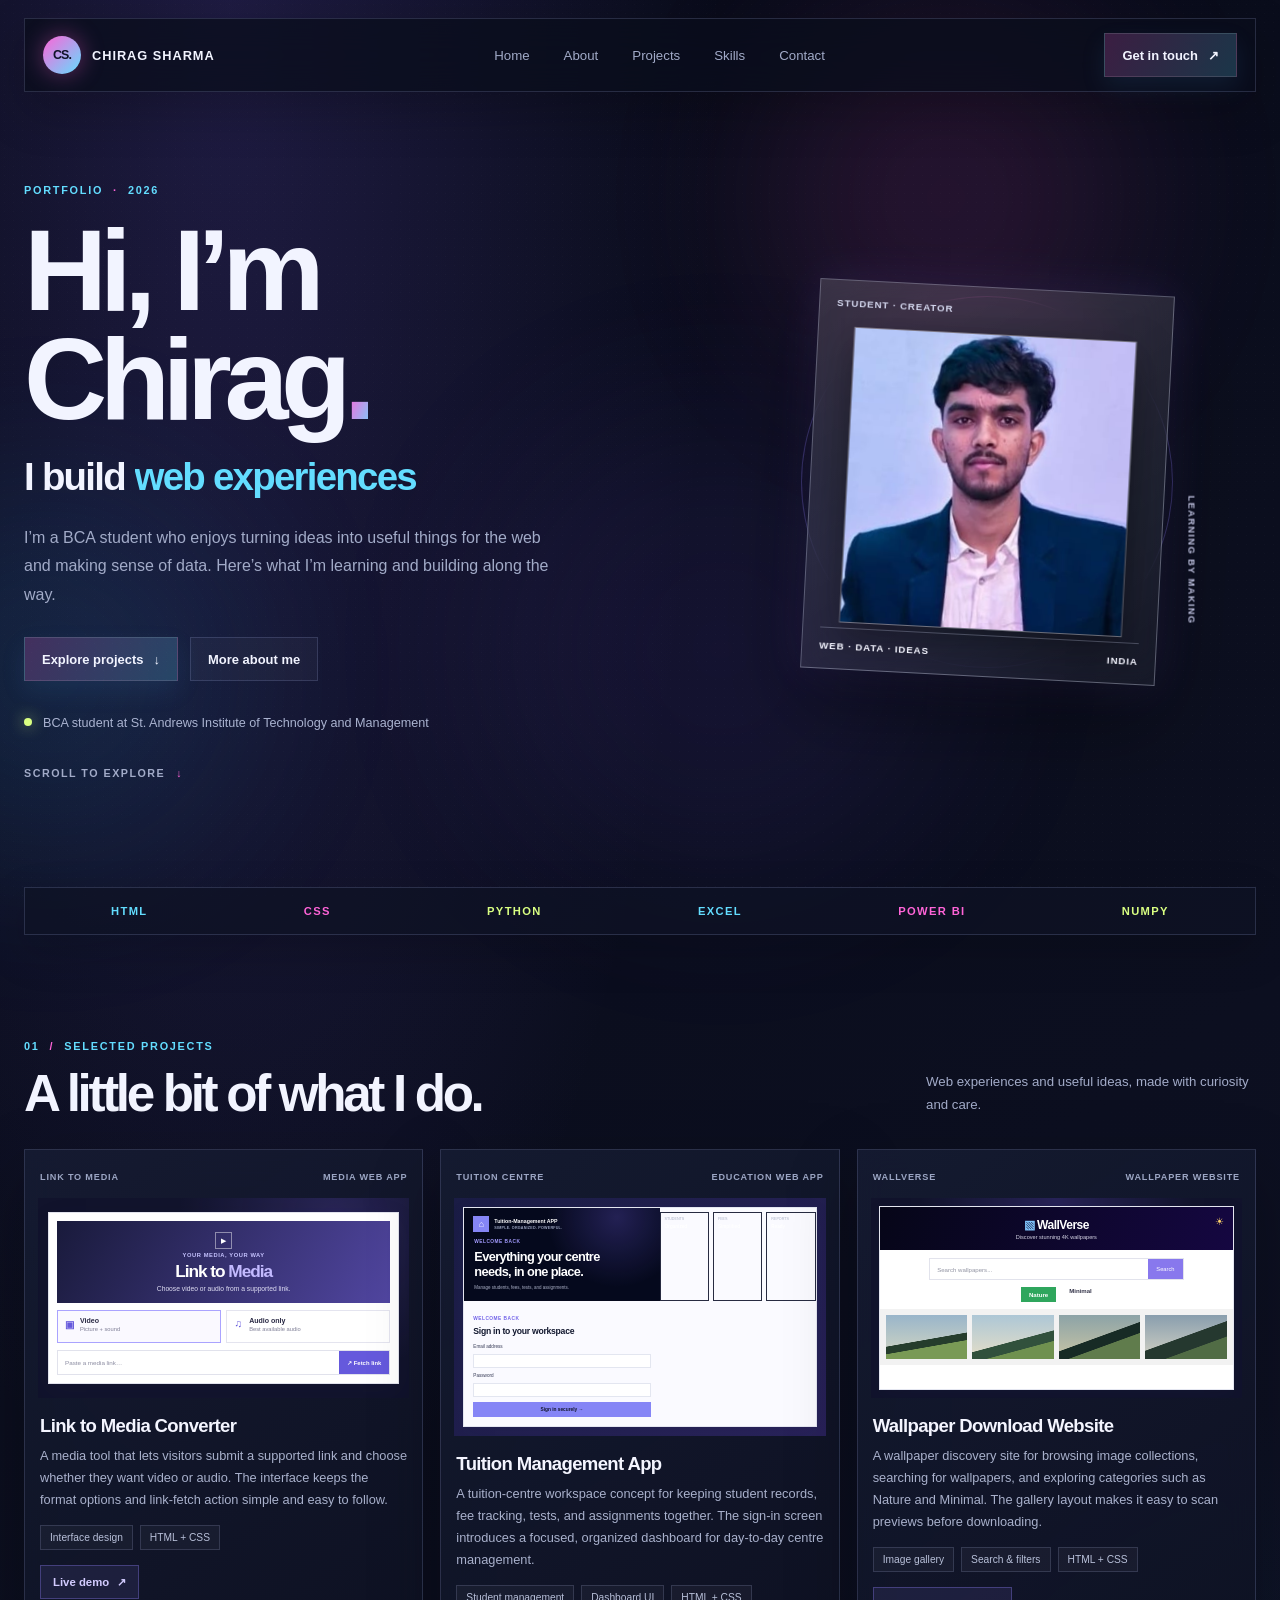
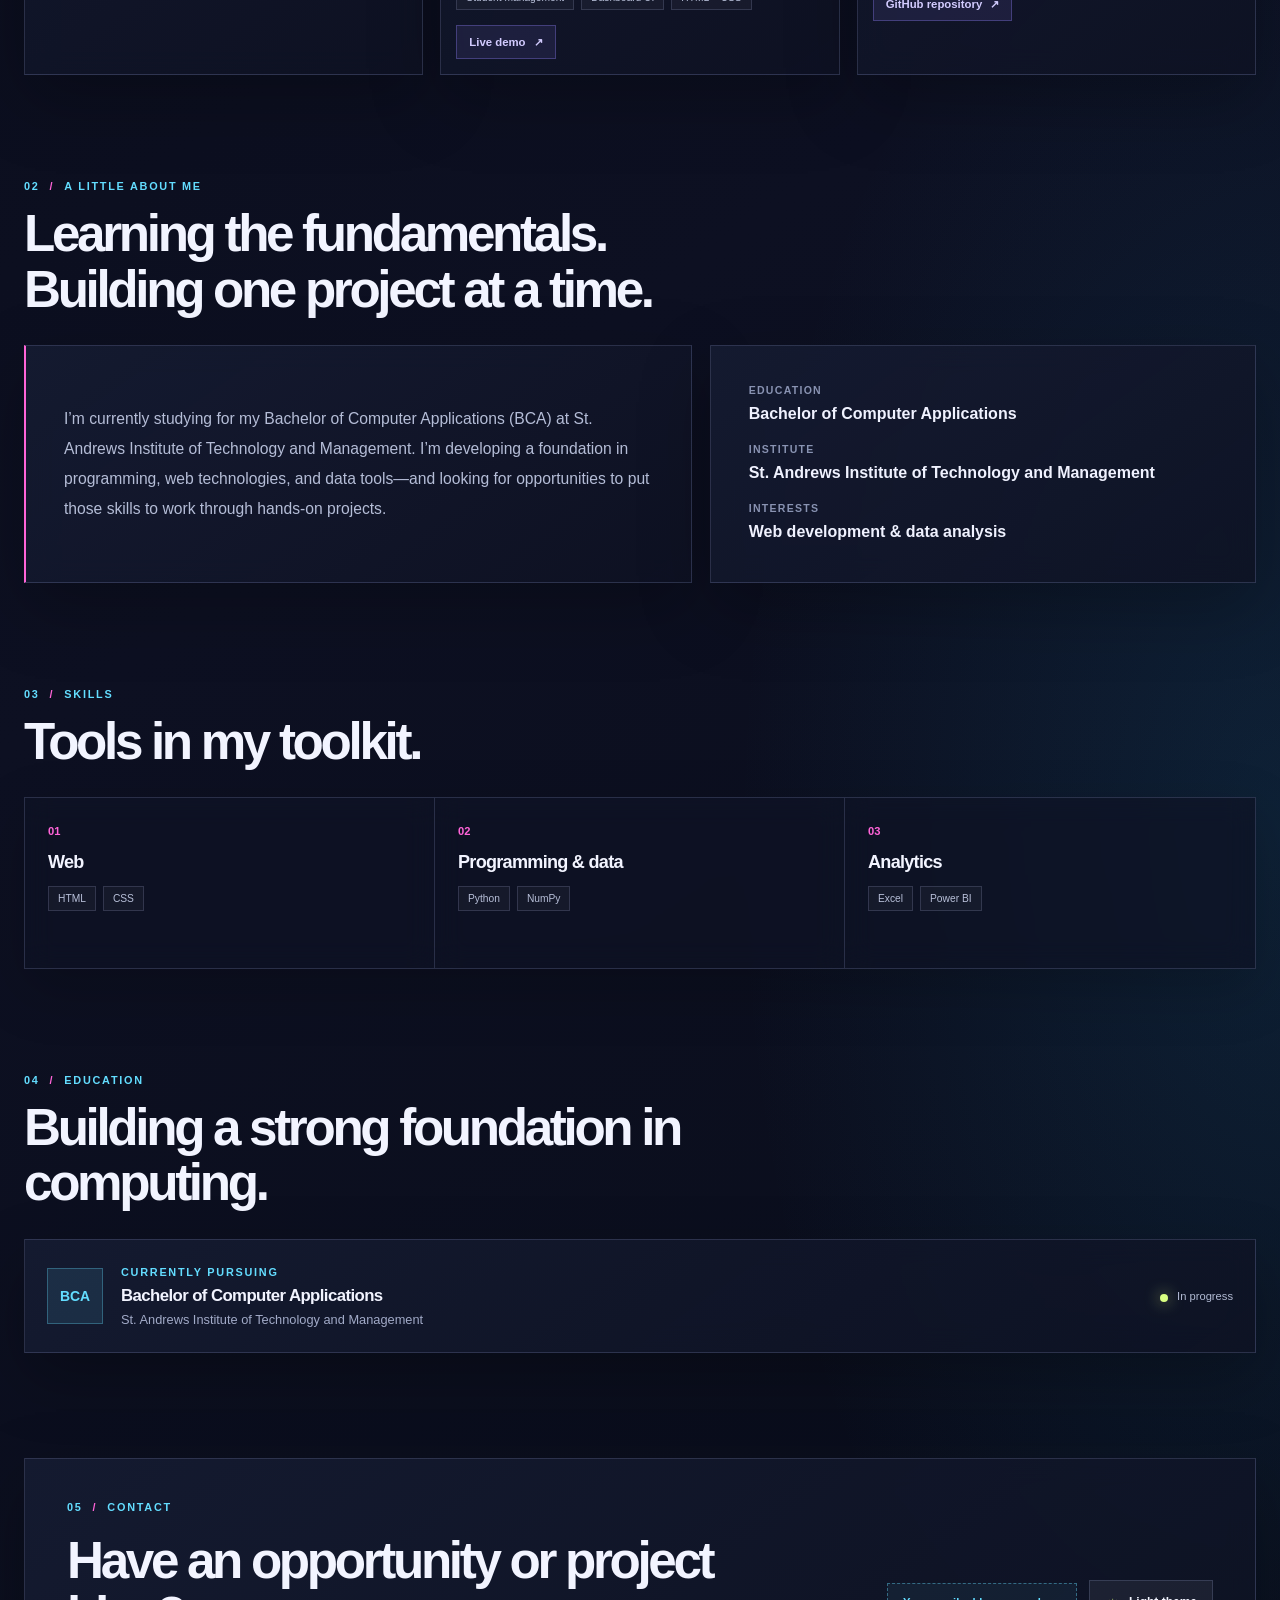
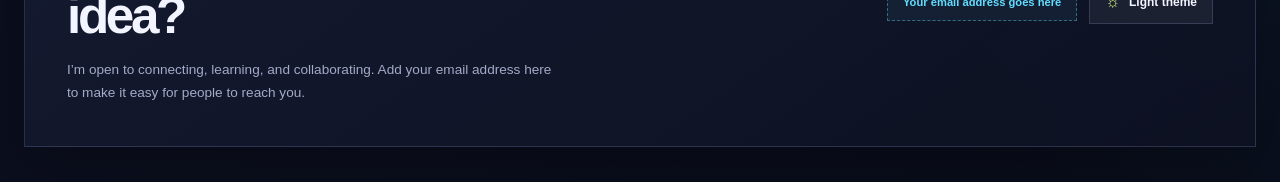
<file: index.html>
<!DOCTYPE html>
<html lang="en">
  <head>
    <meta charset="UTF-8" />
    <meta name="viewport" content="width=device-width, initial-scale=1.0" />
    <meta
      name="description"
      content="Chirag Sharma is a BCA student at St. Andrews Institute of Technology and Management, exploring web development and data."
    />
    <title>Chirag Sharma | BCA Student & Aspiring Developer</title>
    <link rel="stylesheet" href="styles.css" />
  </head>
  <body>
    <div class="noise" aria-hidden="true"></div>
    <div class="background-orb orb-one" aria-hidden="true"></div>
    <div class="background-orb orb-two" aria-hidden="true"></div>
    <div class="background-orb orb-three" aria-hidden="true"></div>
    <header class="topbar">
      <a class="brand" href="#home" aria-label="Chirag Sharma home">
        <span class="brand-mark">CS.</span>
        <span class="brand-name">Chirag Sharma</span>
      </a>
      <nav class="nav">
        <a href="#home">Home</a>
        <a href="#about">About</a>
        <a href="#projects">Projects</a>
        <a href="#skills">Skills</a>
        <a href="#contact">Contact</a>
      </nav>
      <a class="nav-cta" href="#contact">Get in touch <span aria-hidden="true">↗</span></a>
    </header>

    <main>
      <section id="home" class="hero" aria-labelledby="home-title">
        <div class="hero-copy">
          <p class="eyebrow">Portfolio <span>·</span> 2026</p>
          <h1 id="home-title">Hi, I’m<br />Chirag<span class="gradient-text">.</span></h1>
          <p class="hero-loop">
            <span class="sr-only">I build web experiences, data stories, and useful digital tools.</span>
            <span class="hero-loop-prefix" aria-hidden="true">I build</span>
            <span class="hero-loop-window" aria-hidden="true">
              <span class="hero-loop-track">
                <span>web experiences</span>
                <span>data stories</span>
                <span>useful digital tools</span>
                <span>web experiences</span>
              </span>
            </span>
          </p>
          <p class="lede">
            I’m a BCA student who enjoys turning ideas into useful things for the web and making sense of data. Here’s what I’m learning and building along the way.
          </p>
          <div class="hero-actions">
            <a class="primary-btn" href="#projects">Explore projects <span aria-hidden="true">↓</span></a>
            <a class="secondary-btn" href="#about">More about me</a>
          </div>
          <div class="hero-note"><span class="status-dot"></span><span>BCA student at St. Andrews Institute of Technology and Management</span></div>
          <a class="hero-scroll" href="#projects">
            <span>Scroll to explore</span>
            <span class="hero-scroll-icon" aria-hidden="true">↓</span>
          </a>
        </div>

        <div class="hero-visual" aria-label="Photo of Chirag Sharma">
          <div class="identity-card">
            <span class="identity-index">STUDENT · CREATOR</span>
            <img class="identity-photo" src="assets/chirag-photo.jpe" alt="Chirag Sharma" />
            <div class="identity-footer"><span>WEB · DATA · IDEAS</span><span>INDIA</span></div>
          </div>
          <span class="identity-side-note">LEARNING BY MAKING</span>
        </div>
      </section>

      <div class="skill-strip" aria-label="Skills: HTML, CSS, Python, Excel, Power BI and NumPy">
        <span>HTML</span><span>CSS</span><span>PYTHON</span><span>EXCEL</span><span>POWER BI</span><span>NUMPY</span>
      </div>

      <section id="projects" class="projects section-shell">
        <div class="section-heading split-heading">
          <div>
            <p class="eyebrow">01 <span>/</span> Selected projects</p>
            <h2>A little bit of what I do.</h2>
          </div>
          <p class="section-aside">Web experiences and useful ideas, made with curiosity and care.</p>
        </div>

        <div class="project-grid">
          <article class="project-card project-media">
            <div class="project-meta">
              <span>LINK TO MEDIA</span>
              <span>MEDIA WEB APP</span>
            </div>
            <div class="project-art art-converter" role="img" aria-label="Preview of a link to media converter interface">
              <div class="converter-preview">
                <div class="converter-hero">
                  <span class="converter-play" aria-hidden="true">▶</span>
                  <span class="converter-kicker">YOUR MEDIA, YOUR WAY</span>
                  <strong>Link to <i>Media</i></strong>
                  <span class="converter-subtitle">Choose video or audio from a supported link.</span>
                </div>
                <div class="converter-options">
                  <span><b>▣</b> Video <small>Picture + sound</small></span>
                  <span><b>♫</b> Audio only <small>Best available audio</small></span>
                </div>
                <div class="converter-input"><span>Paste a media link…</span><b>↗ Fetch link</b></div>
              </div>
            </div>
            <h3>Link to Media Converter</h3>
            <p>A media tool that lets visitors submit a supported link and choose whether they want video or audio. The interface keeps the format options and link-fetch action simple and easy to follow.</p>
            <div class="project-tags"><span>Interface design</span><span>HTML + CSS</span></div>
            <div class="project-links">
              <a href="https://link-to-media-xsgp.onrender.com" target="_blank" rel="noreferrer">Live demo <span aria-hidden="true">↗</span></a>
            </div>
          </article>

          <article class="project-card project-tuition">
            <div class="project-meta">
              <span>TUITION CENTRE</span>
              <span>EDUCATION WEB APP</span>
            </div>
            <div class="project-art art-tuition" role="img" aria-label="Preview of a tuition centre management app sign-in screen">
              <div class="tuition-preview">
                <div class="tuition-brand"><span class="tuition-cap">⌂</span><span>Tuition-Management APP<small>SIMPLE. ORGANIZED. POWERFUL.</small></span></div>
                <div class="tuition-message"><span>WELCOME BACK</span><strong>Everything your centre<br />needs, in one place.</strong><small>Manage students, fees, tests, and assignments.</small></div>
                <div class="tuition-stats"><span>STUDENTS<b>Organized</b></span><span>FEES<b>Simplified</b></span><span>REPORTS<b>Ready</b></span></div>
                <div class="tuition-signin"><span>WELCOME BACK</span><b>Sign in to your workspace</b><i>Email address</i><em></em><i>Password</i><em></em><strong>Sign in securely →</strong></div>
              </div>
            </div>
            <h3>Tuition Management App</h3>
            <p>A tuition-centre workspace concept for keeping student records, fee tracking, tests, and assignments together. The sign-in screen introduces a focused, organized dashboard for day-to-day centre management.</p>
            <div class="project-tags"><span>Student management</span><span>Dashboard UI</span><span>HTML + CSS</span></div>
            <div class="project-links">
              <a href="https://tution-managment-app-fp4f-coral.vercel.app" target="_blank" rel="noreferrer">Live demo <span aria-hidden="true">↗</span></a>
            </div>
          </article>

          <article class="project-card project-wallpaper">
            <div class="project-meta">
              <span>WALLVERSE</span>
              <span>WALLPAPER WEBSITE</span>
            </div>
            <div class="project-art art-wallpaper" role="img" aria-label="Preview of a wallpaper download website with search and nature wallpaper gallery">
              <div class="wallpaper-preview">
                <div class="wallpaper-header"><span><b>▧</b> WallVerse</span><small>Discover stunning 4K wallpapers</small><i>☀</i></div>
                <div class="wallpaper-search"><span>Search wallpapers...</span><b>Search</b></div>
                <div class="wallpaper-categories"><span>Nature</span><span>Minimal</span></div>
                <div class="wallpaper-gallery">
                  <i class="wall nature-one"></i><i class="wall nature-two"></i><i class="wall nature-three"></i><i class="wall nature-four"></i>
                </div>
              </div>
            </div>
            <h3>Wallpaper Download Website</h3>
            <p>A wallpaper discovery site for browsing image collections, searching for wallpapers, and exploring categories such as Nature and Minimal. The gallery layout makes it easy to scan previews before downloading.</p>
            <div class="project-tags"><span>Image gallery</span><span>Search &amp; filters</span><span>HTML + CSS</span></div>
            <div class="project-links">
              <a href="https://github.com/chirag249151/Wall-verse-website" target="_blank" rel="noreferrer">GitHub repository <span aria-hidden="true">↗</span></a>
            </div>
          </article>
        </div>
      </section>

      <section id="about" class="about section-shell">
        <div class="section-heading">
          <p class="eyebrow">02 <span>/</span> A little about me</p>
          <h2>Learning the fundamentals.<br />Building one project at a time.</h2>
        </div>
        <div class="about-grid">
          <div class="about-card">
            <p>
              I’m currently studying for my Bachelor of Computer Applications (BCA) at St. Andrews Institute of Technology and Management. I’m developing a foundation in programming, web technologies, and data tools—and looking for opportunities to put those skills to work through hands-on projects.
            </p>
          </div>
          <div class="metrics-card">
            <div>
              <span>Education</span>
              <strong>Bachelor of Computer Applications</strong>
            </div>
            <div>
              <span>Institute</span>
              <strong>St. Andrews Institute of Technology and Management</strong>
            </div>
            <div>
              <span>Interests</span>
              <strong>Web development &amp; data analysis</strong>
            </div>
          </div>
        </div>
      </section>

      <section id="skills" class="stack section-shell">
        <div class="section-heading">
          <p class="eyebrow">03 <span>/</span> Skills</p>
          <h2>Tools in my toolkit.</h2>
        </div>
        <div class="stack-grid">
          <div class="skill-card">
            <span class="skill-number">01</span>
            <h3>Web</h3>
            <div class="tag-list">
              <span>HTML</span>
              <span>CSS</span>
            </div>
          </div>
          <div class="skill-card">
            <span class="skill-number">02</span>
            <h3>Programming &amp; data</h3>
            <div class="tag-list">
              <span>Python</span>
              <span>NumPy</span>
            </div>
          </div>
          <div class="skill-card">
            <span class="skill-number">03</span>
            <h3>Analytics</h3>
            <div class="tag-list">
              <span>Excel</span>
              <span>Power BI</span>
            </div>
          </div>
        </div>
      </section>

      <section class="education section-shell">
        <div class="section-heading">
          <p class="eyebrow">04 <span>/</span> Education</p>
          <h2>Building a strong foundation in computing.</h2>
        </div>
        <div class="education-card">
          <span class="education-icon">BCA</span>
          <div>
            <span class="caption-label">CURRENTLY PURSUING</span>
            <h3>Bachelor of Computer Applications</h3>
            <p>St. Andrews Institute of Technology and Management</p>
          </div>
          <span class="education-status"><span class="status-dot"></span> In progress</span>
        </div>
      </section>
    </main>

    <footer id="contact" class="footer section-shell">
      <div class="footer-panel glass-card">
        <div>
          <p class="eyebrow">05 <span>/</span> Contact</p>
          <h2>Have an opportunity or project idea?</h2>
          <p class="contact-copy">I’m open to connecting, learning, and collaborating. Add your email address here to make it easy for people to reach you.</p>
        </div>
        <div class="footer-actions">
          <span class="contact-placeholder">Your email address goes here</span>
          <button class="theme-toggle" id="theme-toggle" type="button" aria-pressed="false" aria-label="Switch to light theme">
            <span class="theme-toggle-icon" aria-hidden="true">☼</span>
            <span class="theme-toggle-label">Light theme</span>
          </button>
        </div>
      </div>
    </footer>

    <script src="script.js"></script>
  </body>
</html>
</file>
<file: styles.css>
:root {
  color-scheme: dark;
  --bg: #080b18;
  --panel: rgba(17, 22, 42, 0.82);
  --panel-solid: #11162a;
  --ink: #f2f4ff;
  --muted: #a2abc8;
  --line: rgba(181, 193, 255, 0.17);
  --pink: #ff64d8;
  --cyan: #63ddff;
  --purple: #9482ff;
  --lime: #d9ff82;
  --body: Arial, "Helvetica Neue", sans-serif;
  --display: var(--body);
}

* {
  box-sizing: border-box;
}

html {
  scroll-behavior: smooth;
  scroll-padding-top: 100px;
}

body {
  position: relative;
  min-width: 0;
  min-height: 100vh;
  margin: 0;
  overflow-x: hidden;
  background:
    radial-gradient(ellipse at 18% 0%, rgba(100, 77, 195, 0.24), transparent 33%),
    radial-gradient(ellipse at 100% 72%, rgba(30, 138, 191, 0.15), transparent 30%),
    linear-gradient(145deg, #080b18, #0d1022 55%, #090d1a);
  color: var(--ink);
  font-family: var(--body);
  -webkit-font-smoothing: antialiased;
}

a {
  color: inherit;
  text-decoration: none;
  -webkit-tap-highlight-color: transparent;
}

a:focus-visible {
  outline: 2px solid var(--cyan);
  outline-offset: 4px;
}

.noise {
  position: fixed;
  z-index: -1;
  inset: 0;
  background-image: radial-gradient(rgba(255, 255, 255, 0.1) 0.55px, transparent 0.55px);
  background-size: 9px 9px;
  opacity: 0.2;
  pointer-events: none;
}

.background-orb {
  position: fixed;
  z-index: -1;
  border-radius: 50%;
  filter: blur(95px);
  opacity: 0.38;
  pointer-events: none;
}

.orb-one {
  top: 2%;
  right: 12%;
  width: 360px;
  height: 360px;
  background: rgba(255, 81, 205, 0.32);
}

.orb-two {
  bottom: 4%;
  left: -140px;
  width: 380px;
  height: 380px;
  background: rgba(47, 184, 255, 0.3);
}

.orb-three {
  top: 46%;
  left: 38%;
  width: 470px;
  height: 470px;
  background: rgba(124, 89, 255, 0.23);
}

.topbar,
main,
.footer {
  position: relative;
  z-index: 1;
}

.topbar,
.hero,
.section-shell,
.footer,
.skill-strip {
  width: min(1320px, calc(100% - 48px));
  margin-inline: auto;
}

.topbar {
  min-height: 74px;
  display: flex;
  align-items: center;
  justify-content: space-between;
  gap: 22px;
  margin-top: 18px;
  padding: 13px 18px;
  border: 1px solid var(--line);
  border-radius: 999px;
  background: rgba(10, 14, 28, 0.76);
  box-shadow: 0 18px 48px rgba(0, 0, 0, 0.22);
  backdrop-filter: blur(18px);
}

.brand {
  display: inline-flex;
  align-items: center;
  gap: 11px;
  flex: 0 0 auto;
  font-family: var(--display);
  font-weight: 800;
  letter-spacing: -0.04em;
}

.brand-mark {
  width: 38px;
  height: 38px;
  display: grid;
  place-items: center;
  border-radius: 50%;
  background: linear-gradient(135deg, var(--pink), var(--cyan));
  box-shadow: 0 0 23px rgba(255, 100, 216, 0.38);
  color: #101329;
  font-size: 0.78rem;
  letter-spacing: -0.08em;
}

.brand-name {
  font-size: 0.8rem;
  letter-spacing: 0.075em;
  text-transform: uppercase;
}

.nav {
  display: flex;
  align-items: center;
  justify-content: center;
  gap: clamp(17px, 3vw, 34px);
  color: var(--muted);
  font-size: 0.83rem;
}

.nav a {
  transition: color 170ms ease;
}

.nav a:hover {
  color: var(--cyan);
}

.nav-cta,
.primary-btn,
.secondary-btn {
  min-height: 44px;
  display: inline-flex;
  align-items: center;
  justify-content: center;
  gap: 10px;
  padding: 0 17px;
  border-radius: 999px;
  font-size: 0.81rem;
  font-weight: 700;
  transition: transform 180ms ease, box-shadow 180ms ease, background-color 180ms ease;
}

.nav-cta,
.primary-btn {
  border: 1px solid rgba(255, 255, 255, 0.12);
  background: linear-gradient(120deg, rgba(255, 100, 216, 0.2), rgba(99, 221, 255, 0.2));
  box-shadow: 0 10px 25px rgba(63, 143, 201, 0.12);
}

.nav-cta:hover,
.primary-btn:hover,
.secondary-btn:hover {
  transform: translateY(-2px);
}

.nav-cta:hover,
.primary-btn:hover {
  box-shadow: 0 12px 30px rgba(99, 221, 255, 0.22);
}

.secondary-btn {
  border: 1px solid var(--line);
  background: rgba(255, 255, 255, 0.035);
}

.secondary-btn:hover {
  border-color: rgba(99, 221, 255, 0.52);
}

.hero {
  min-height: max(680px, calc(100svh - 105px));
  display: grid;
  grid-template-columns: 1.08fr 0.92fr;
  align-items: center;
  gap: clamp(28px, 5vw, 65px);
  padding-block: 58px 74px;
}

.hero-copy {
  max-width: 620px;
}

.eyebrow,
.caption-label {
  color: var(--cyan);
  font-size: 0.68rem;
  font-weight: 700;
  letter-spacing: 0.16em;
  text-transform: uppercase;
}

.eyebrow {
  display: flex;
  align-items: center;
  gap: 10px;
  margin: 0 0 20px;
}

.eyebrow > span {
  color: var(--pink);
}

.hero h1,
.section-heading h2,
.footer-panel h2 {
  margin: 0;
  font-family: var(--display);
  font-weight: 800;
  letter-spacing: -0.065em;
}

.hero h1 {
  font-size: clamp(4.5rem, 9vw, 8.2rem);
  line-height: 0.95;
}

.hero-loop {
  display: flex;
  align-items: baseline;
  gap: 0.25em;
  margin: 20px 0 0;
  font-size: clamp(1.45rem, 3vw, 2.5rem);
  font-weight: 700;
  letter-spacing: -0.045em;
}

.hero-loop-prefix {
  flex: 0 0 auto;
}

.sr-only {
  position: absolute;
  width: 1px;
  height: 1px;
  padding: 0;
  margin: -1px;
  overflow: hidden;
  clip: rect(0, 0, 0, 0);
  white-space: nowrap;
  border: 0;
}

.hero-loop-window {
  height: 1.2em;
  flex: 0 1 20ch;
  overflow: hidden;
  color: var(--cyan);
}

.hero-loop-track {
  display: flex;
  flex-direction: column;
  animation: hero-phrase-loop 12s infinite;
}

.hero-loop-track > span {
  height: 1.2em;
  flex: 0 0 1.2em;
  white-space: nowrap;
}

@keyframes hero-phrase-loop {
  0%, 20% { transform: translateY(0); }
  25%, 45% { transform: translateY(-1.2em); }
  50%, 70% { transform: translateY(-2.4em); }
  75%, 95% { transform: translateY(-3.6em); }
  100% { transform: translateY(0); }
}

.gradient-text {
  color: var(--pink);
  background: linear-gradient(115deg, var(--lime), var(--pink) 48%, var(--cyan));
  background-clip: text;
  -webkit-text-fill-color: transparent;
}

.lede {
  max-width: 540px;
  margin: 23px 0 0;
  color: var(--muted);
  font-size: 1rem;
  line-height: 1.8;
}

.hero-actions {
  display: flex;
  flex-wrap: wrap;
  gap: 12px;
  margin-top: 27px;
}

.hero-note {
  display: flex;
  align-items: flex-start;
  gap: 11px;
  max-width: 440px;
  margin-top: 32px;
  color: #aab3d0;
  font-size: 0.79rem;
  line-height: 1.6;
}

.hero-scroll {
  width: fit-content;
  display: flex;
  align-items: center;
  gap: 11px;
  margin-top: 34px;
  color: var(--muted);
  font-size: 0.67rem;
  font-weight: 700;
  letter-spacing: 0.14em;
  text-transform: uppercase;
}

.hero-scroll-icon {
  display: inline-block;
  color: var(--pink);
  animation: scroll-nudge 1.5s ease-in-out infinite;
}

@keyframes scroll-nudge {
  0%, 100% { transform: translateY(-3px); }
  50% { transform: translateY(3px); }
}

.status-dot {
  width: 8px;
  height: 8px;
  flex: 0 0 auto;
  margin-top: 5px;
  border-radius: 50%;
  background: var(--lime);
  box-shadow: 0 0 15px rgba(217, 255, 130, 0.72);
}

.hero-visual {
  position: relative;
  min-height: 440px;
  display: grid;
  place-items: center;
  perspective: 1100px;
}

.identity-card {
  position: relative;
  width: min(84%, 355px);
  min-height: 390px;
  display: flex;
  flex-direction: column;
  justify-content: space-between;
  padding: 17px;
  overflow: hidden;
  border: 1px solid rgba(226, 230, 255, 0.3);
  border-radius: 25px;
  background: linear-gradient(145deg, rgba(255, 255, 255, 0.14), rgba(255, 255, 255, 0.045));
  box-shadow: 0 35px 85px rgba(0, 0, 0, 0.43), 0 0 45px rgba(147, 117, 255, 0.15);
  backdrop-filter: blur(17px);
  transform: rotate(3deg);
  transition: transform 260ms ease;
}

.identity-card:hover {
  transform: rotate(0) translateY(-5px);
}

.identity-index,
.identity-footer {
  position: relative;
  z-index: 1;
  display: flex;
  justify-content: space-between;
  gap: 10px;
  color: #d3d6ed;
  font-size: 0.61rem;
  font-weight: 700;
  letter-spacing: 0.09em;
}

.identity-photo {
  position: absolute;
  top: 50%;
  left: 50%;
  width: calc(100% - 70px);
  height: calc(100% - 92px);
  border: 1px solid rgba(255, 255, 255, 0.35);
  border-radius: 17px;
  object-fit: cover;
  object-position: center 29%;
  box-shadow: 0 15px 38px rgba(0, 0, 0, 0.36);
  transform: translate(-50%, -50%);
}

.identity-footer {
  padding-top: 12px;
  border-top: 1px solid rgba(220, 225, 255, 0.25);
  color: #f4f5ff;
}

.identity-side-note {
  position: absolute;
  right: 0;
  bottom: 31%;
  color: #bfc2e0;
  font-size: 0.58rem;
  font-weight: 700;
  letter-spacing: 0.15em;
  transform: rotate(90deg);
}

.hero-visual::before,
.hero-visual::after {
  position: absolute;
  z-index: -1;
  border: 1px solid rgba(144, 129, 255, 0.33);
  border-radius: 50%;
  content: "";
}

.hero-visual::before {
  width: 370px;
  height: 370px;
  border-top-color: rgba(255, 100, 216, 0.8);
  animation: portrait-orbit 20s linear infinite;
}

.hero-visual::after {
  width: 300px;
  height: 300px;
  border-color: rgba(99, 221, 255, 0.19);
  border-bottom-color: rgba(99, 221, 255, 0.75);
  animation: portrait-orbit 14s linear infinite reverse;
}

@keyframes portrait-orbit {
  to { transform: rotate(360deg); }
}

.skill-strip {
  display: flex;
  align-items: center;
  justify-content: space-around;
  flex-wrap: wrap;
  gap: 14px 24px;
  padding: 17px 20px;
  border: 1px solid var(--line);
  border-radius: 17px;
  background: rgba(14, 19, 37, 0.72);
  box-shadow: 0 16px 44px rgba(0, 0, 0, 0.19);
  color: #c2c9e2;
  font-size: 0.7rem;
  font-weight: 700;
  letter-spacing: 0.12em;
}

.skill-strip span:nth-child(3n + 1) { color: var(--cyan); }
.skill-strip span:nth-child(3n + 2) { color: var(--pink); }
.skill-strip span:nth-child(3n) { color: var(--lime); }

.section-shell {
  margin-top: 105px;
}

.section-heading {
  margin-bottom: 28px;
}

.section-heading .eyebrow {
  margin-bottom: 14px;
}

.section-heading h2,
.footer-panel h2 {
  max-width: 780px;
  font-size: clamp(2rem, 4vw, 3.7rem);
  line-height: 1.08;
}

.glass-card,
.about-card,
.metrics-card,
.skill-card,
.education-card,
.project-card {
  border: 1px solid var(--line);
  background: linear-gradient(145deg, rgba(22, 28, 51, 0.86), rgba(14, 18, 35, 0.82));
  box-shadow: 0 25px 65px rgba(0, 0, 0, 0.25);
  backdrop-filter: blur(14px);
}

.about-grid {
  display: grid;
  grid-template-columns: 1.1fr 0.9fr;
  gap: 18px;
}

.about-card,
.metrics-card {
  min-height: 230px;
  padding: clamp(24px, 4vw, 38px);
  border-radius: 23px;
}

.about-card {
  display: flex;
  align-items: center;
  border-left: 2px solid var(--pink);
}

.about-card p {
  max-width: 610px;
  margin: 0;
  color: #b5bdd7;
  font-size: 0.98rem;
  line-height: 1.9;
}

.metrics-card {
  display: grid;
  align-content: center;
  gap: 18px;
}

.metrics-card div {
  display: grid;
  gap: 6px;
}

.metrics-card span {
  color: #8993b2;
  font-size: 0.66rem;
  font-weight: 700;
  letter-spacing: 0.12em;
  text-transform: uppercase;
}

.metrics-card strong {
  color: #f0f2ff;
  font-family: var(--display);
  font-size: 1rem;
  line-height: 1.45;
}

.split-heading {
  display: flex;
  align-items: end;
  justify-content: space-between;
  gap: 26px;
}

.section-aside {
  max-width: 330px;
  margin: 0 0 5px;
  color: var(--muted);
  font-size: 0.83rem;
  line-height: 1.7;
}

.project-grid {
  display: grid;
  grid-template-columns: repeat(3, minmax(0, 1fr));
  align-items: stretch;
  gap: 17px;
}

.project-card {
  min-width: 0;
  display: flex;
  flex-direction: column;
  padding: 13px;
  overflow: hidden;
  border-radius: 21px;
  transition: transform 200ms ease, border-color 200ms ease, box-shadow 200ms ease;
}

.project-card:hover {
  transform: translateY(-5px);
  border-color: rgba(148, 130, 255, 0.5);
  box-shadow: 0 27px 65px rgba(0, 0, 0, 0.34), 0 0 28px rgba(148, 130, 255, 0.13);
}

.project-meta {
  min-height: 28px;
  display: flex;
  align-items: center;
  justify-content: space-between;
  gap: 8px;
  padding: 0 2px;
  color: #9ca6c4;
  font-size: 0.57rem;
  font-weight: 700;
  letter-spacing: 0.09em;
}

.project-meta span:last-child {
  text-align: right;
}

.project-art {
  position: relative;
  min-height: 200px;
  display: grid;
  place-items: center;
  margin-top: 7px;
  overflow: hidden;
  border-radius: 13px;
}

.project-art > span {
  z-index: 1;
  font-family: var(--display);
  font-size: 5.4rem;
  font-weight: 800;
  letter-spacing: -0.1em;
  transition: transform 220ms ease;
}

.project-card:hover .project-art > span {
  transform: scale(1.07);
}

.project-art > i {
  position: absolute;
  right: 10px;
  bottom: 9px;
  font-size: 0.54rem;
  font-style: normal;
  font-weight: 700;
  letter-spacing: 0.08em;
}

.project-card h3 {
  margin: 17px 2px 8px;
  color: #f4f5ff;
  font-family: var(--display);
  font-size: 1.16rem;
  letter-spacing: -0.035em;
}

.project-card p {
  margin: 0 2px;
  color: #a9b1cc;
  font-size: 0.8rem;
  line-height: 1.72;
}

.project-tags,
.tag-list {
  display: flex;
  flex-wrap: wrap;
  gap: 7px;
}

.project-tags {
  margin: 14px 2px 0;
}

.project-tags span,
.tag-list span {
  padding: 6px 9px;
  border: 1px solid rgba(197, 207, 255, 0.16);
  border-radius: 999px;
  background: rgba(255, 255, 255, 0.035);
  color: #b8c0d9;
  font-size: 0.64rem;
}

.project-links {
  display: flex;
  margin: 15px 2px 2px;
}

.project-links a {
  display: inline-flex;
  align-items: center;
  gap: 8px;
  padding: 9px 12px;
  border: 1px solid rgba(148, 130, 255, 0.32);
  border-radius: 999px;
  background: rgba(148, 130, 255, 0.1);
  color: #d3ccff;
  font-size: 0.71rem;
  font-weight: 700;
  transition: border-color 160ms ease, background-color 160ms ease;
}

.project-links a:hover {
  border-color: rgba(99, 221, 255, 0.6);
  background: rgba(99, 221, 255, 0.11);
}

.art-converter {
  padding: 10px;
  background: radial-gradient(circle at 80% 10%, rgba(133, 105, 255, 0.2), transparent 45%), #11132c;
}

.converter-preview {
  width: 100%;
  max-width: 500px;
  padding: 8px;
  border: 1px solid #e1e2ec;
  border-radius: 10px;
  background: #fff;
  box-shadow: 0 8px 24px rgba(42, 42, 74, 0.09);
  color: #20203d;
  text-align: left;
}

.converter-hero {
  min-height: 82px;
  display: flex;
  flex-direction: column;
  align-items: center;
  justify-content: center;
  gap: 3px;
  overflow: hidden;
  border-radius: 6px;
  background: linear-gradient(120deg, #191a3b, #5146a1);
  color: #fff;
}

.converter-play {
  width: 17px;
  height: 17px;
  display: grid;
  place-items: center;
  border: 1px solid rgba(255, 255, 255, 0.45);
  border-radius: 5px;
  font-size: 0.46rem;
}

.converter-kicker {
  color: #c6c3ff;
  font-size: 0.36rem;
  font-weight: 700;
  letter-spacing: 0.1em;
}

.converter-hero strong {
  font-family: var(--display);
  font-size: 1.08rem;
  font-weight: 800;
  letter-spacing: -0.06em;
}

.converter-hero strong i {
  color: #c3baff;
  font-style: normal;
}

.converter-subtitle {
  color: #e0dff4;
  font-size: 0.42rem;
}

.converter-options {
  display: grid;
  grid-template-columns: 1fr 1fr;
  gap: 5px;
  margin-top: 7px;
}

.converter-options span {
  position: relative;
  min-height: 33px;
  padding: 6px 5px 5px 22px;
  border: 1px solid #e4e4ef;
  border-radius: 5px;
  color: #292944;
  font-size: 0.44rem;
  font-weight: 700;
}

.converter-options span:first-child {
  border-color: #aaa3ff;
  background: #faf9ff;
}

.converter-options b {
  position: absolute;
  top: 7px;
  left: 7px;
  color: #6559dc;
  font-size: 0.64rem;
}

.converter-options small {
  display: block;
  margin-top: 2px;
  color: #7d7d95;
  font-size: 0.36rem;
  font-weight: 400;
}

.converter-input {
  min-height: 25px;
  display: flex;
  align-items: center;
  justify-content: space-between;
  gap: 5px;
  margin-top: 7px;
  padding-left: 7px;
  border: 1px solid #e1e2ec;
  border-radius: 5px;
  color: #8a8ba0;
  font-size: 0.39rem;
}

.converter-input b {
  align-self: stretch;
  display: flex;
  align-items: center;
  padding-inline: 8px;
  border-radius: 4px;
  background: #6559dc;
  color: #fff;
  font-size: 0.37rem;
  white-space: nowrap;
}

.art-tuition {
  display: block;
  padding: 9px;
  background: linear-gradient(135deg, #1a1c45, #29225a);
}

.tuition-preview {
  position: relative;
  width: 100%;
  height: 100%;
  min-height: 182px;
  display: grid;
  grid-template-columns: 1fr 0.8fr;
  overflow: hidden;
  border: 1px solid #e4e6f0;
  border-radius: 9px;
  background: #fafaff;
  color: #11172e;
  text-align: left;
  box-shadow: 0 7px 20px rgba(31, 37, 78, 0.08);
}

.tuition-brand {
  position: absolute;
  z-index: 1;
  top: 8px;
  left: 9px;
  display: flex;
  align-items: center;
  gap: 5px;
  color: #fff;
  font-size: 0.33rem;
  font-weight: 700;
}

.tuition-cap {
  width: 16px;
  height: 16px;
  display: grid;
  place-items: center;
  border-radius: 6px;
  background: #8585f6;
  font-size: 0.55rem;
}

.tuition-brand small {
  display: block;
  margin-top: 2px;
  color: #9da6c2;
  font-size: 0.23rem;
  letter-spacing: 0.06em;
}

.tuition-message {
  display: flex;
  flex-direction: column;
  justify-content: center;
  gap: 6px;
  padding: 31px 10px 10px;
  background: radial-gradient(circle at 78% 10%, rgba(111, 92, 225, 0.28), transparent 40%), #05091d;
  color: #fff;
}

.tuition-message > span,
.tuition-signin > span {
  color: #a49cff;
  font-size: 0.3rem;
  font-weight: 700;
  letter-spacing: 0.1em;
}

.tuition-message strong {
  font-family: var(--display);
  font-size: clamp(0.58rem, 1vw, 0.82rem);
  font-weight: 800;
  line-height: 1.12;
  letter-spacing: -0.05em;
}

.tuition-message small {
  max-width: 145px;
  color: #aab0c6;
  font-size: 0.28rem;
  line-height: 1.45;
}

.tuition-stats {
  display: flex;
  gap: 4px;
  margin-top: 4px;
}

.tuition-stats span {
  flex: 1;
  padding: 4px;
  border: 1px solid #272b41;
  border-radius: 4px;
  color: #aab0c6;
  font-size: 0.23rem;
}

.tuition-stats b {
  display: block;
  margin-top: 3px;
  color: #fff;
  font-size: 0.29rem;
}

.tuition-signin {
  display: flex;
  flex-direction: column;
  justify-content: center;
  gap: 5px;
  padding: 15px 9px 9px;
}

.tuition-signin > span {
  color: #7162e8;
}

.tuition-signin > b {
  margin-bottom: 3px;
  font-family: var(--display);
  font-size: 0.54rem;
  letter-spacing: -0.03em;
}

.tuition-signin > i {
  color: #343954;
  font-size: 0.29rem;
  font-style: normal;
}

.tuition-signin > em {
  height: 14px;
  border: 1px solid #e3e6f0;
  border-radius: 4px;
  background: #fff;
}

.tuition-signin > strong {
  padding: 5px;
  border-radius: 4px;
  background: #8585f6;
  color: #14172f;
  font-size: 0.3rem;
  font-weight: 600;
  text-align: center;
}

.art-wallpaper {
  display: block;
  padding: 8px;
  background: radial-gradient(circle at 50% 0%, rgba(115, 86, 237, 0.22), transparent 50%), #11132c;
}

.wallpaper-preview {
  height: 100%;
  min-height: 184px;
  overflow: hidden;
  border: 1px solid #e4e6f0;
  border-radius: 8px;
  background: #fff;
  color: #17172e;
  text-align: left;
  box-shadow: 0 7px 20px rgba(31, 37, 78, 0.08);
}

.wallpaper-header {
  position: relative;
  min-height: 43px;
  display: flex;
  flex-direction: column;
  align-items: center;
  justify-content: center;
  background: linear-gradient(110deg, #060618, #150741);
  color: #fff;
}

.wallpaper-header > span {
  font-family: var(--display);
  font-size: 0.75rem;
  font-weight: 800;
  letter-spacing: -0.04em;
}

.wallpaper-header > span b {
  color: #82c7ff;
}

.wallpaper-header small {
  margin-top: 2px;
  color: #d8d7e8;
  font-size: 0.35rem;
}

.wallpaper-header > i {
  position: absolute;
  top: 8px;
  right: 9px;
  color: #ffd36a;
  font-size: 0.65rem;
  font-style: normal;
}

.wallpaper-search {
  width: 72%;
  min-height: 22px;
  display: flex;
  align-items: center;
  justify-content: space-between;
  gap: 5px;
  margin: 8px auto 4px;
  padding-left: 7px;
  overflow: hidden;
  border: 1px solid #e2e3ec;
  border-radius: 999px;
  color: #9193a2;
  font-size: 0.38rem;
}

.wallpaper-search b {
  align-self: stretch;
  display: grid;
  place-items: center;
  padding-inline: 8px;
  background: #8878ed;
  color: #fff;
  font-size: 0.36rem;
  font-weight: 500;
}

.wallpaper-categories {
  display: flex;
  justify-content: center;
  gap: 13px;
  padding: 3px 0 7px;
  color: #35354a;
  font-size: 0.38rem;
  font-weight: 600;
}

.wallpaper-categories span:first-child {
  padding: 4px 8px;
  border-radius: 999px;
  background: #2fa65d;
  color: #fff;
}

.wallpaper-gallery {
  display: grid;
  grid-template-columns: repeat(4, 1fr);
  gap: 5px;
  padding: 6px;
  background: #f2f2f2;
}

.wall {
  height: 44px;
  display: block;
  border-radius: 4px;
  background-color: #59705b;
}

.nature-one {
  background: linear-gradient(170deg, transparent 54%, #253d2c 55% 67%, #799a55 68%), linear-gradient(#99b5ca, #d5d8c2);
}

.nature-two {
  background: linear-gradient(165deg, transparent 56%, #31513c 57% 72%, #6f914f 73%), linear-gradient(#adc7d6, #e5dec7);
}

.nature-three {
  background: linear-gradient(160deg, transparent 49%, #172b25 50% 64%, #607c4c 65%), linear-gradient(#8ca3a7, #c9c5a5);
}

.nature-four {
  background: linear-gradient(160deg, transparent 48%, #25382f 49% 69%, #516c45 70%), linear-gradient(#899eae, #d2d1c3);
}

.stack-grid {
  display: grid;
  grid-template-columns: repeat(3, minmax(0, 1fr));
  overflow: hidden;
  border: 1px solid var(--line);
  border-radius: 21px;
  background: rgba(15, 19, 37, 0.72);
  box-shadow: 0 20px 55px rgba(0, 0, 0, 0.2);
}

.skill-card {
  min-height: 170px;
  padding: 23px;
  border: 0;
  border-right: 1px solid var(--line);
  border-radius: 0;
  background: transparent;
  box-shadow: none;
}

.skill-card:last-child {
  border-right: 0;
}

.skill-number {
  color: var(--pink);
  font-size: 0.7rem;
  font-weight: 700;
}

.skill-card h3 {
  margin: 13px 0;
  color: #f2f4ff;
  font-family: var(--display);
  font-size: 1.13rem;
  letter-spacing: -0.04em;
}

.education-card {
  display: flex;
  align-items: center;
  gap: 18px;
  padding: 22px;
  border-radius: 20px;
}

.education-icon {
  width: 56px;
  height: 56px;
  display: grid;
  flex: 0 0 auto;
  place-items: center;
  border: 1px solid rgba(99, 221, 255, 0.3);
  border-radius: 15px;
  background: rgba(99, 221, 255, 0.1);
  color: var(--cyan);
  font-family: var(--display);
  font-size: 0.87rem;
  font-weight: 800;
}

.education-card h3 {
  margin: 6px 0 4px;
  color: #f2f4ff;
  font-family: var(--display);
  font-size: 1.05rem;
  letter-spacing: -0.035em;
}

.education-card p {
  margin: 0;
  color: var(--muted);
  font-size: 0.8rem;
  line-height: 1.6;
}

.education-status {
  display: inline-flex;
  align-items: center;
  gap: 9px;
  margin-left: auto;
  padding-left: 15px;
  color: #b2bbd4;
  font-size: 0.7rem;
  white-space: nowrap;
}

.education-status .status-dot {
  background: var(--lime);
}

.footer {
  margin-top: 105px;
  margin-bottom: 35px;
}

.footer-panel {
  display: flex;
  align-items: center;
  justify-content: space-between;
  gap: 30px;
  padding: clamp(24px, 4vw, 42px);
  border-radius: 24px;
}

.footer-panel .eyebrow,
.caption-label {
  color: var(--cyan);
}

.footer-panel h2 {
  max-width: 680px;
}

.contact-copy {
  max-width: 490px;
  margin: 14px 0 0;
  color: var(--muted);
  font-size: 0.85rem;
  line-height: 1.7;
}

.contact-placeholder {
  flex: 0 0 auto;
  padding: 12px 15px;
  border: 1px dashed rgba(99, 221, 255, 0.4);
  border-radius: 12px;
  background: rgba(99, 221, 255, 0.06);
  color: var(--cyan);
  font-size: 0.7rem;
  font-weight: 700;
}

.footer-actions {
  display: flex;
  flex-wrap: wrap;
  align-items: center;
  gap: 12px;
}

.theme-toggle {
  min-height: 44px;
  display: inline-flex;
  align-items: center;
  justify-content: center;
  gap: 9px;
  padding: 0 15px;
  border: 1px solid var(--line);
  border-radius: 999px;
  background: rgba(255, 255, 255, 0.06);
  color: var(--ink);
  font: 600 0.75rem var(--body);
  cursor: pointer;
  transition: transform 180ms ease, border-color 180ms ease, background-color 180ms ease;
}

.theme-toggle:hover {
  transform: translateY(-2px);
  border-color: var(--cyan);
  background: rgba(99, 221, 255, 0.1);
}

.theme-toggle:focus-visible {
  outline: 2px solid var(--cyan);
  outline-offset: 3px;
}

.theme-toggle-icon {
  color: var(--lime);
  font-size: 1rem;
}

body[data-theme="light"] {
  color-scheme: light;
  --bg: #f4f5fb;
  --panel: rgba(255, 255, 255, 0.9);
  --panel-solid: #fff;
  --ink: #17192c;
  --muted: #68708a;
  --line: rgba(52, 61, 102, 0.16);
  background:
    radial-gradient(ellipse at 18% 0%, rgba(144, 123, 255, 0.16), transparent 33%),
    radial-gradient(ellipse at 100% 72%, rgba(78, 190, 230, 0.12), transparent 30%),
    #f4f5fb;
}

body[data-theme="light"] .noise {
  opacity: 0.07;
}

body[data-theme="light"] .background-orb {
  opacity: 0.2;
}

body[data-theme="light"] .topbar {
  border-color: rgba(52, 61, 102, 0.12);
  background: rgba(255, 255, 255, 0.78);
  box-shadow: 0 12px 35px rgba(37, 43, 78, 0.08);
}

body[data-theme="light"] .nav {
  color: #626983;
}

body[data-theme="light"] .nav a:hover {
  color: #6554dc;
}

body[data-theme="light"] .nav-cta,
body[data-theme="light"] .primary-btn {
  border-color: rgba(104, 89, 225, 0.16);
  background: linear-gradient(120deg, rgba(255, 100, 216, 0.16), rgba(99, 173, 255, 0.16));
  color: #262342;
}

body[data-theme="light"] .hero {
  color: #17192c;
}

body[data-theme="light"] .hero .eyebrow,
body[data-theme="light"] .hero-note {
  color: #68708a;
}

body[data-theme="light"] .hero .eyebrow > span {
  color: #7565ed;
}

body[data-theme="light"] .hero .lede {
  color: #606982;
}

body[data-theme="light"] .hero-loop-window {
  color: #6554dc;
}

body[data-theme="light"] .hero .secondary-btn {
  border-color: rgba(52, 61, 102, 0.18);
  background: rgba(255, 255, 255, 0.75);
  color: #292c43;
}

body[data-theme="light"] .hero .status-dot {
  background: #7565ed;
  box-shadow: 0 0 0 4px rgba(117, 101, 237, 0.12);
}

body[data-theme="light"] .hero-visual {
  border-radius: 28px;
  background: linear-gradient(145deg, #ddd9ff, #a69af7 58%, #887be7);
}

body[data-theme="light"] .identity-card {
  border-color: rgba(255, 255, 255, 0.68);
  background: linear-gradient(145deg, rgba(255, 255, 255, 0.28), rgba(255, 255, 255, 0.12));
  box-shadow: 0 25px 55px rgba(43, 35, 117, 0.18);
}

body[data-theme="light"] .identity-index,
body[data-theme="light"] .identity-footer,
body[data-theme="light"] .identity-side-note {
  color: #fff;
}

body[data-theme="light"] .identity-footer {
  border-color: rgba(255, 255, 255, 0.46);
}

body[data-theme="light"] .skill-strip {
  border-color: #fff;
  background: rgba(255, 255, 255, 0.88);
  box-shadow: 0 12px 35px rgba(37, 43, 78, 0.07);
  color: #545c76;
}

body[data-theme="light"] .about-card,
body[data-theme="light"] .metrics-card,
body[data-theme="light"] .skill-card,
body[data-theme="light"] .education-card,
body[data-theme="light"] .project-card,
body[data-theme="light"] .footer-panel {
  border-color: rgba(52, 61, 102, 0.13);
  background: rgba(255, 255, 255, 0.88);
  box-shadow: 0 15px 40px rgba(37, 43, 78, 0.075);
  color: #17192c;
}

body[data-theme="light"] .about-card p,
body[data-theme="light"] .project-card p,
body[data-theme="light"] .section-aside,
body[data-theme="light"] .contact-copy {
  color: #626b84;
}

body[data-theme="light"] .metrics-card span,
body[data-theme="light"] .project-meta,
body[data-theme="light"] .education-status {
  color: #747c93;
}

body[data-theme="light"] .metrics-card strong,
body[data-theme="light"] .project-card h3,
body[data-theme="light"] .skill-card h3,
body[data-theme="light"] .education-card h3,
body[data-theme="light"] .section-heading h2,
body[data-theme="light"] .footer-panel h2 {
  color: #1b1d32;
}

body[data-theme="light"] .project-tags span,
body[data-theme="light"] .tag-list span {
  border-color: rgba(52, 61, 102, 0.14);
  background: #f6f6fc;
  color: #58617a;
}

body[data-theme="light"] .project-links a {
  border-color: rgba(117, 101, 237, 0.24);
  background: rgba(117, 101, 237, 0.08);
  color: #5143bc;
}

body[data-theme="light"] .project-links a:hover {
  border-color: #7565ed;
  background: rgba(117, 101, 237, 0.14);
}

body[data-theme="light"] .education-icon {
  border-color: rgba(117, 101, 237, 0.16);
  background: #eeeaff;
  color: #6554dc;
}

body[data-theme="light"] .education-status .status-dot {
  background: #25a675;
  box-shadow: 0 0 0 4px rgba(37, 166, 117, 0.1);
}

body[data-theme="light"] .contact-placeholder {
  border-color: rgba(117, 101, 237, 0.25);
  background: rgba(117, 101, 237, 0.07);
  color: #5848ce;
}

body[data-theme="light"] .theme-toggle {
  border-color: rgba(52, 61, 102, 0.16);
  background: #f7f7fc;
  color: #30344c;
}

body[data-theme="light"] .theme-toggle:hover {
  border-color: #7565ed;
  background: #f0eeff;
}

body[data-theme="light"] .theme-toggle-icon {
  color: #6554dc;
}

@media (max-width: 900px) {
  .hero {
    min-height: 0;
    grid-template-columns: 1fr 0.82fr;
    gap: 24px;
    padding-block: 55px;
  }

  .hero h1 {
    font-size: clamp(3.6rem, 8vw, 5.8rem);
  }

  .hero-visual {
    min-height: 375px;
  }

  .identity-card {
    width: 86%;
    min-height: 335px;
  }

  .about-grid {
    grid-template-columns: 1fr 0.9fr;
    gap: 14px;
  }

  .project-grid {
    grid-template-columns: repeat(2, minmax(0, 1fr));
  }

  .project-wallpaper {
    grid-column: span 2;
  }

  .footer-panel {
    align-items: flex-start;
    flex-direction: column;
  }

  .footer-actions {
    width: 100%;
  }
}

@media (max-width: 620px) {
  .topbar,
  .hero,
  .section-shell,
  .footer,
  .skill-strip {
    width: calc(100% - 32px);
  }

  .topbar {
    min-height: 66px;
    flex-wrap: wrap;
    gap: 10px;
    margin-top: 10px;
    padding: 11px 14px;
    border-radius: 20px;
  }

  .brand-name {
    font-size: 0.68rem;
  }

  .brand-mark {
    width: 34px;
    height: 34px;
  }

  .nav-cta {
    min-height: 38px;
    padding-inline: 11px;
    font-size: 0.69rem;
  }

  .nav {
    order: 3;
    width: 100%;
    justify-content: space-between;
    gap: 8px;
    padding-top: 9px;
    border-top: 1px solid var(--line);
    font-size: 0.76rem;
  }

  .hero {
    grid-template-columns: 1fr;
    gap: 18px;
    padding-block: 40px 32px;
  }

  .hero h1 {
    font-size: clamp(3.7rem, 17vw, 5.8rem);
  }

  .hero-loop {
    gap: 0.2em;
    font-size: clamp(1.15rem, 5.5vw, 1.65rem);
  }

  .hero-loop-window {
    min-width: 0;
    flex: 1 1 20ch;
  }

  .lede {
    margin-top: 18px;
    font-size: 0.93rem;
  }

  .hero-actions {
    gap: 9px;
    margin-top: 22px;
  }

  .primary-btn,
  .secondary-btn {
    min-height: 42px;
    padding-inline: 14px;
    font-size: 0.75rem;
  }

  .hero-note {
    margin-top: 22px;
    font-size: 0.72rem;
  }

  .hero-visual {
    min-height: 335px;
  }

  .hero-visual::before {
    width: 285px;
    height: 285px;
  }

  .hero-visual::after {
    width: 225px;
    height: 225px;
  }

  .identity-card {
    width: min(78%, 300px);
    min-height: 300px;
  }

  .identity-photo {
    width: calc(100% - 54px);
    height: calc(100% - 85px);
  }

  .identity-side-note {
    right: -4px;
    font-size: 0.5rem;
  }

  .skill-strip {
    justify-content: center;
    gap: 12px 17px;
    padding: 15px;
    border-radius: 14px;
    font-size: 0.62rem;
  }

  .section-shell {
    margin-top: 75px;
  }

  .section-heading h2,
  .footer-panel h2 {
    font-size: clamp(1.9rem, 9vw, 3rem);
  }

  .about-grid,
  .project-grid,
  .stack-grid {
    grid-template-columns: 1fr;
  }

  .about-card,
  .metrics-card {
    min-height: auto;
    padding: 22px;
    border-radius: 18px;
  }

  .project-wallpaper {
    grid-column: auto;
  }

  .project-card {
    padding: 11px;
    border-radius: 17px;
  }

  .project-art {
    min-height: 185px;
  }

  .project-meta {
    font-size: 0.53rem;
  }

  .project-card p {
    font-size: 0.79rem;
  }

  .wall {
    height: 48px;
  }

  .stack-grid {
    gap: 0;
  }

  .skill-card {
    min-height: 0;
    padding: 20px;
    border-right: 0;
    border-bottom: 1px solid var(--line);
  }

  .skill-card:last-child {
    border-bottom: 0;
  }

  .education-card {
    align-items: flex-start;
    flex-wrap: wrap;
    gap: 13px;
    padding: 18px;
  }

  .education-card > div {
    flex: 1 1 calc(100% - 70px);
  }

  .education-status {
    width: calc(100% - 68px);
    margin-left: 68px;
    padding-left: 0;
  }

  .footer {
    margin-top: 75px;
    margin-bottom: 20px;
  }

  .footer-panel {
    gap: 22px;
    padding: 22px;
    border-radius: 18px;
  }
}

@media (prefers-reduced-motion: reduce) {
  *,
  *::before,
  *::after {
    scroll-behavior: auto !important;
    animation-duration: 0.01ms !important;
    animation-iteration-count: 1 !important;
    transition-duration: 0.01ms !important;
  }

  .hero-loop-track {
    animation: none;
  }

  .hero-scroll-icon,
  .hero-visual::before,
  .hero-visual::after {
    animation: none;
  }
}

*:not(.background-orb):not(.status-dot):not(.brand-mark) {
  border-radius: 0;
}

.hero-visual::before,
.hero-visual::after {
  border-radius: 50%;
}
</file>
